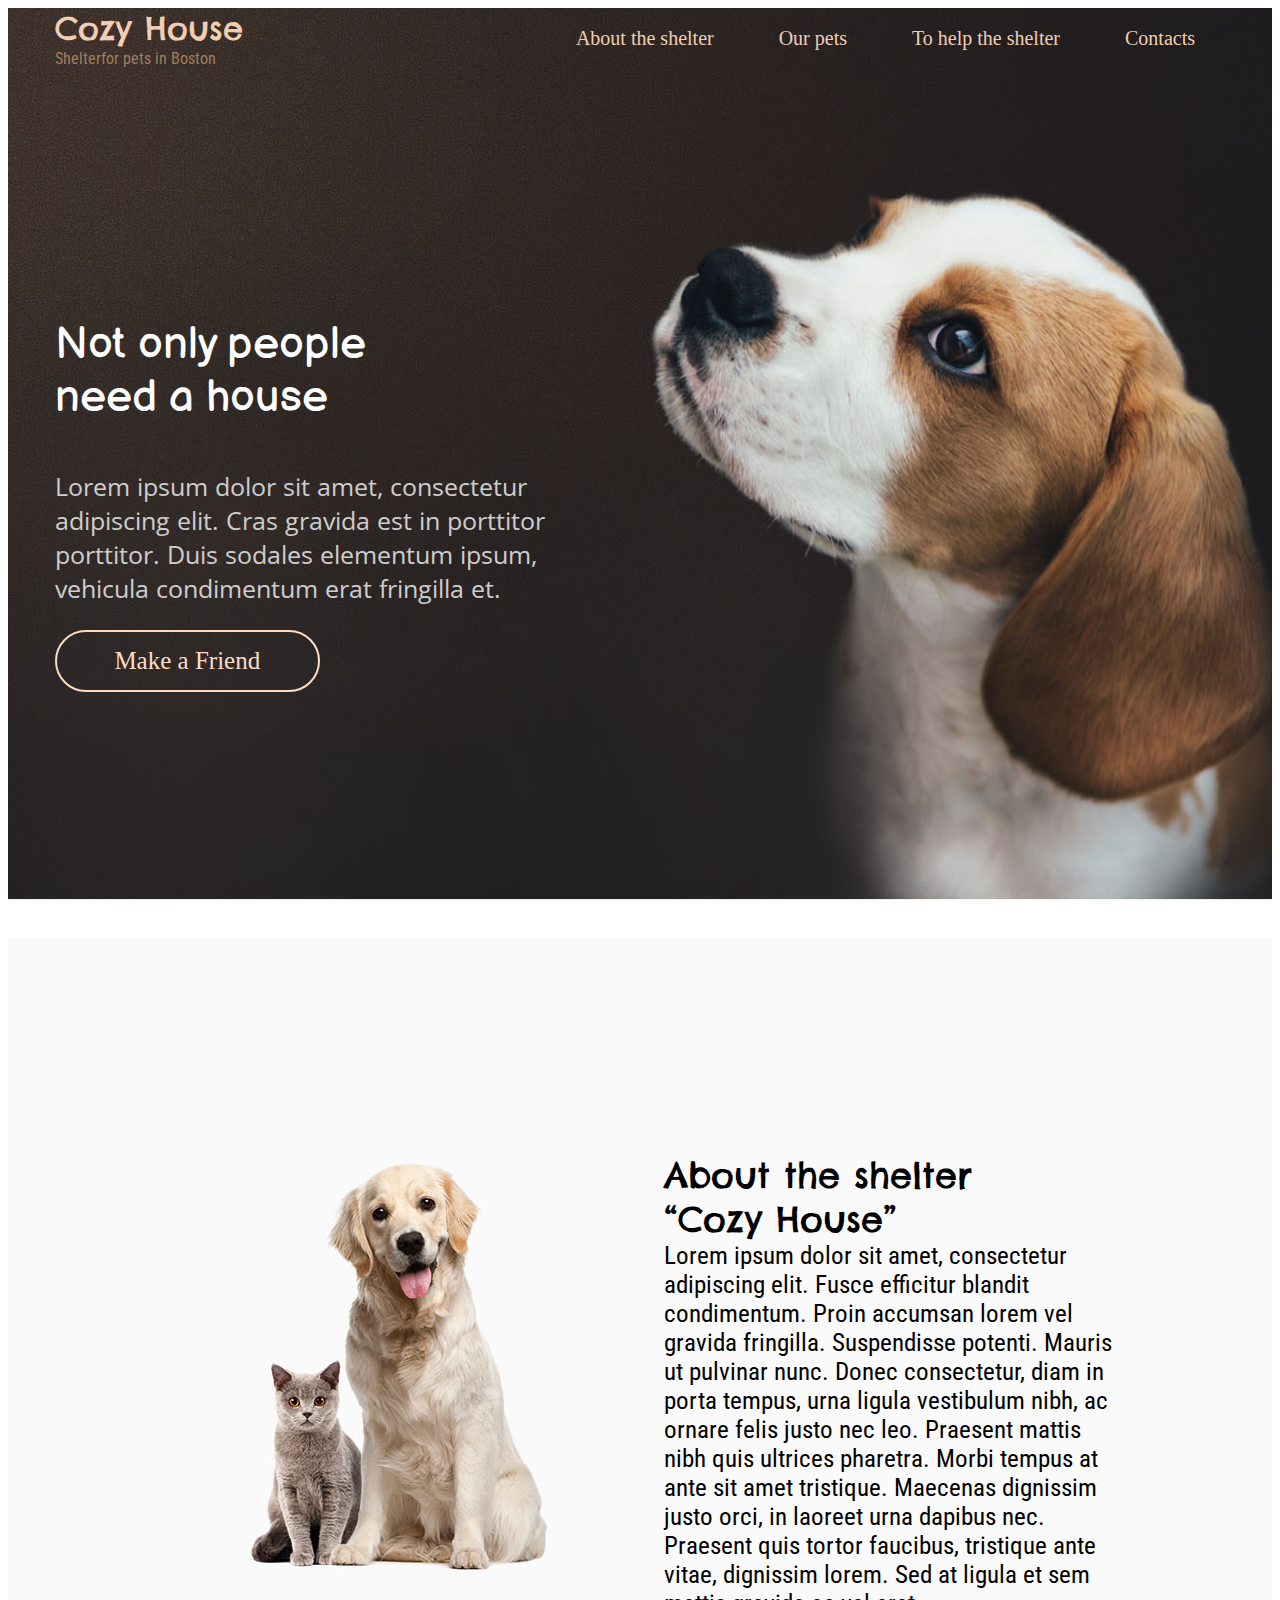
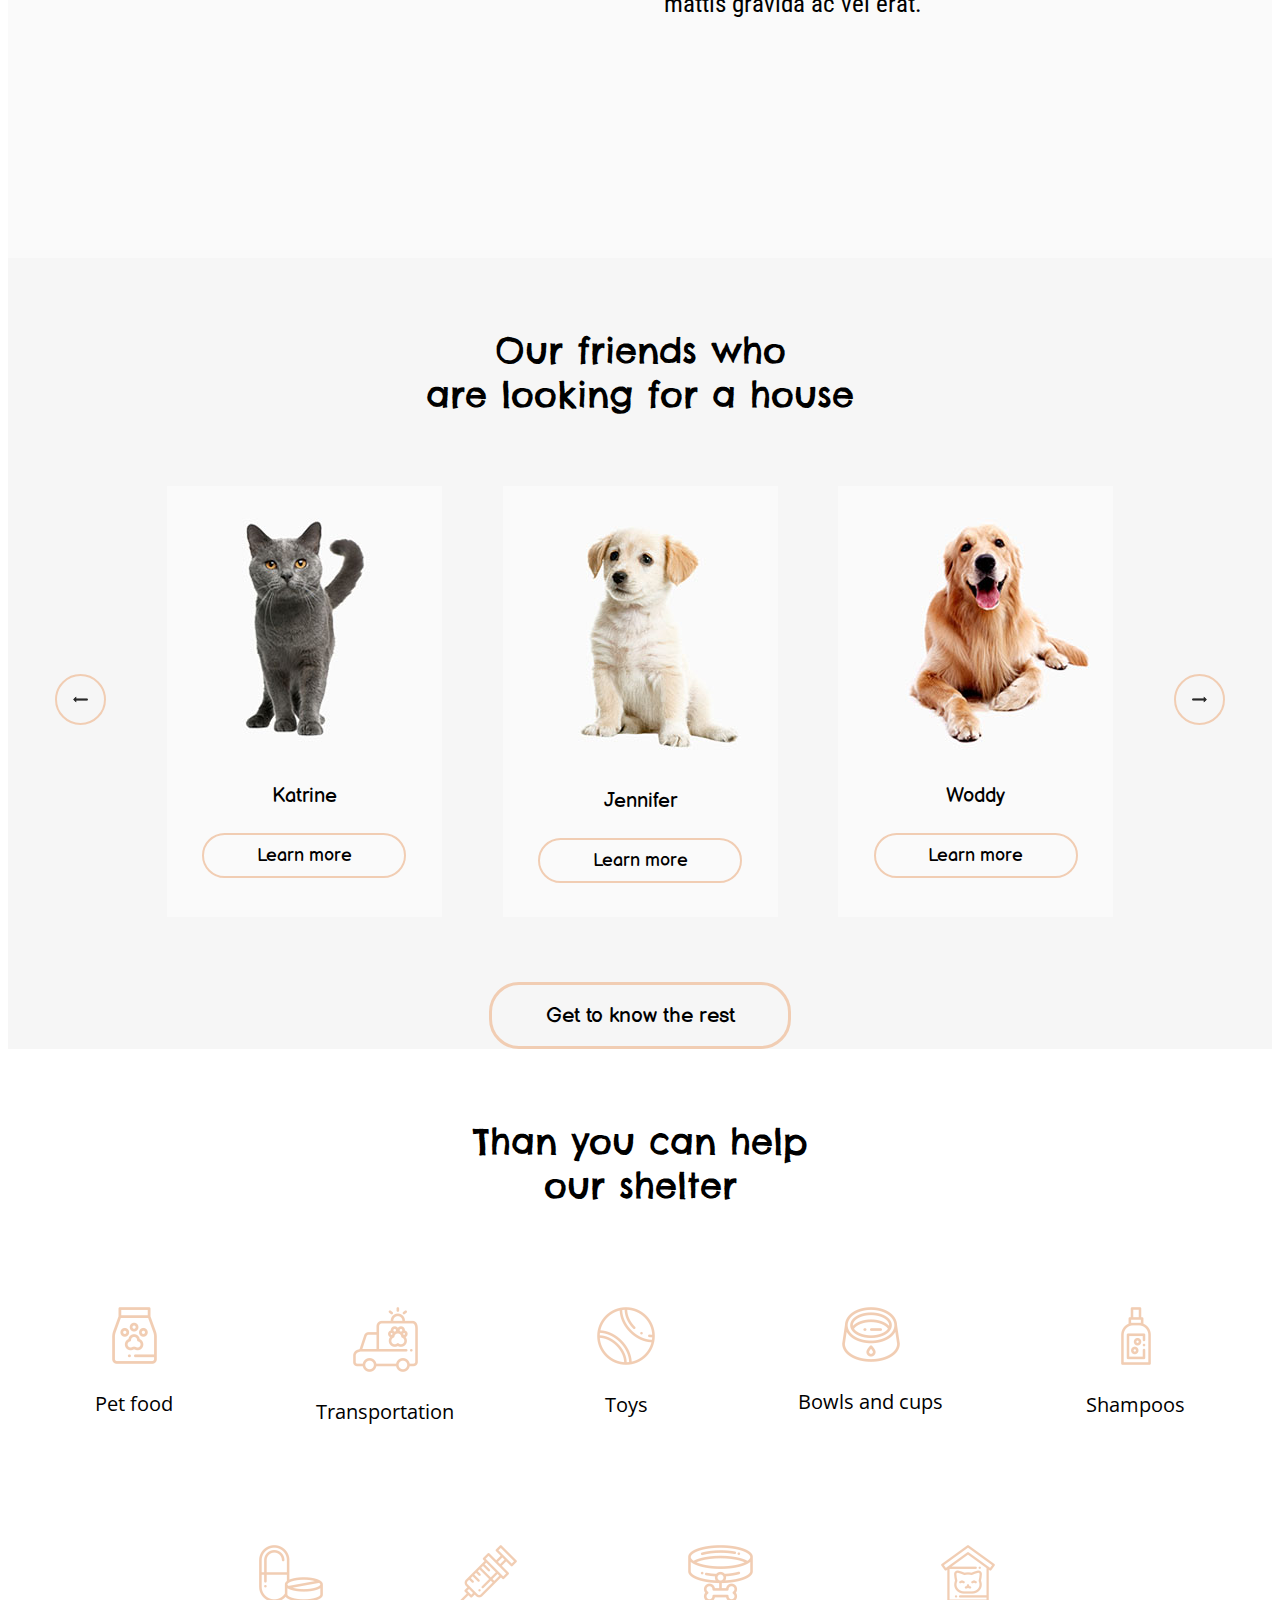
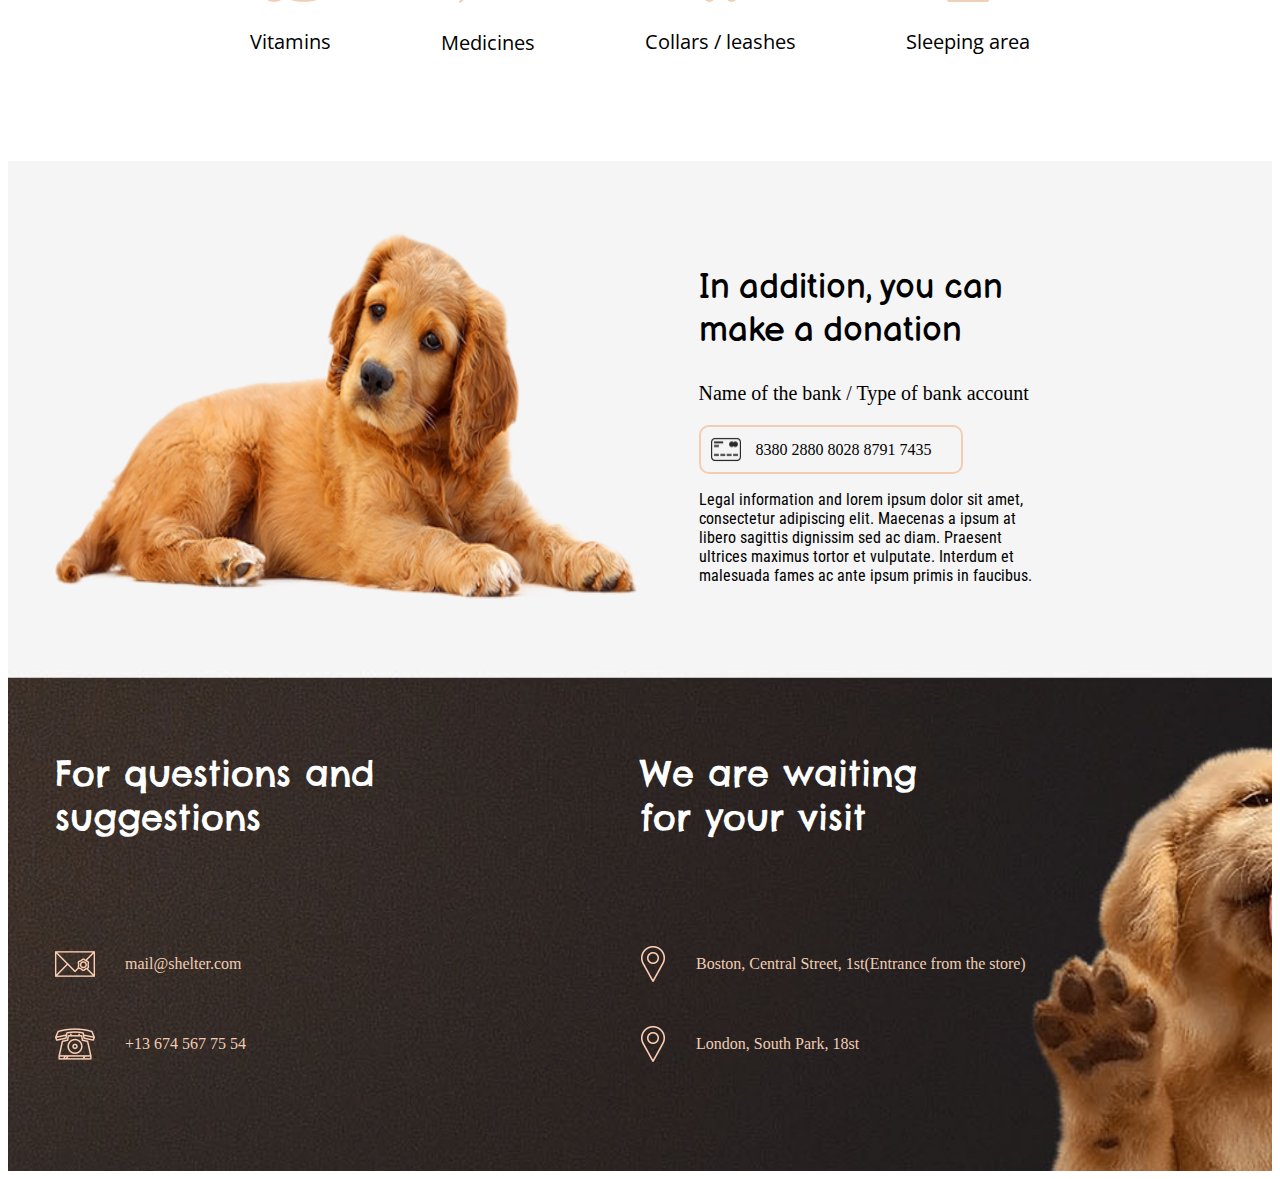
<file: index.html>
<!DOCTYPE html>
<html lang="en">
<head>
    <meta charset="UTF-8">
    <title>Питомник</title>
    <link rel="stylesheet" href="CSS/index.css">
    <link href="https://fonts.googleapis.com/css2?family=Balsamiq+Sans:wght@700&family=Chelsea+Market&family=DM+Mono:wght@500&family=Open+Sans+Condensed:wght@300&family=Roboto+Condensed:ital,wght@1,300&display=swap" rel="stylesheet">
</head>
<body>
    <header>
       <div class="content">
       <div class="top">
        <div class="title">
            <div class="name_title">Cozy House</div>
            <div class="discription_title">
                Shelterfor pets in Boston
            </div>
        </div>
        <div class="menu">
            <nav class="menu_nav">
                <ul>
                    <li class="li_menu">
                        <a  class="nav_a" href="#about">
                            About the shelter
                        </a>
                    </li>
                    <li class="li_menu">
                        <a class="nav_a" href="#ourpets">
                            Our pets
                        </a>
                    </li>
                    <li class="li_menu">
                        <a class="nav_a" href="#help">
                            To help the shelter
                        </a>
                    </li>
                    <li class="li_menu">
                        <a class="nav_a" href="#contact">
                            Contacts
                        </a>
                    </li>
                </ul>
            </nav>
        </div>
        </div>
        <div class="text_about">
            <p class="main_text">
                Not only people need a house
            </p>
            <p class="text_discription">
                Lorem ipsum dolor sit amet, consectetur adipiscing elit. Cras gravida 
                est in porttitor  porttitor. Duis sodales elementum ipsum, vehicula 
                condimentum erat fringilla et.
            </p>
        </div>
        <a href="google.com" class="button_a">
        <div class="main_button">
            Make a Friend
        </div>
        </a>
        </div>
    </header>
    <div class="about" id="about">
        <div class="content about">
            <img class="about_img" src="img/pets.jpg" alt="">
            <div class="text_about_one">
                <div class="title_about">
                    About the shelter “Cozy House”   
                </div>
                <div class="main_about">
                    Lorem ipsum dolor sit amet, consectetur adipiscing elit. Fusce efficitur blandit condimentum. Proin accumsan lorem vel gravida fringilla. Suspendisse potenti. Mauris ut pulvinar nunc.

                    Donec consectetur, diam in porta tempus, urna ligula vestibulum nibh, ac ornare felis justo nec leo. Praesent mattis nibh quis 
                    ultrices pharetra. Morbi tempus at ante sit amet tristique. 
                    Maecenas dignissim justo orci, in laoreet urna dapibus nec. Praesent quis tortor faucibus, tristique ante vitae, dignissim 
                    lorem. Sed at ligula et sem mattis gravida ac vel erat.    
                </div>
            </div>
        </div>
    </div>
    <div class="our_pets" id="ourpets">
        <div class="content">
           <div class="our_title">
               <div class="small_title">
                   Our friends who
               </div>
               <div class="big_title">
                   are looking for a house
               </div>   
           </div>
           <div class="three_pets">
              <a><img class="strela" src="img/strela.png" alt=""></a>
               <div class="cat">
               <img class="catp" src="img/cat.jpg" alt="">
               <p class="catpp">Katrine</p>
               <div class="catb"><a href="Katrine.html">Learn more</a></div>
               </div>
               <div class="cat">
                   <img class="catp" src="img/puppy.jpg" alt="">
                   <p class="catpp">Jennifer</p>
                   <div class="catb"><a href="Jennifer.html">Learn more</a></div>
                   </div>

               <div class="cat">
                   <img class="catp" src="img/old.jpg" alt="">
                   <p class="catpp">Woddy</p>
                   <div class="catb"><a href="Woddy.html">Learn more</a></div>
                   </div>
                   <a><img class="strela right" src="img/strela.png" alt=""></a>
            </div>
            <div class="buttoncha">
                <a href="rest-of-animal.html">Get to know the rest</a>
            </div>   
        </div>
    </div>
    <div class="help" id="help">
        <div class="content">
            <div class="help_title">
                Than you can help our shelter
            </div>
            <div class="five_icons">
                <figure class="icons">
                   <p>
                       <img src="img/help/1.png">
                   </p>
                   <figcaption>Pet food</figcaption>
                </figure>
                <figure class="icons">
                   <p>
                       <img src="img/help/2.png">
                   </p>
                    <figcaption>
                        Transportation
                    </figcaption>
                </figure>
                <figure class="icons">
                   <p>
                       <img src="img/help/3.png">
                   </p>
                   <figcaption>Toys</figcaption>
                </figure>
                <figure class="icons">
                   <p>
                       <img src="img/help/4.png">
                   </p>
                   <figcaption>
                       Bowls and cups
                   </figcaption>
                </figure>
                <figure class="icons">
                   <p>
                       <img src="img/help/5.png">
                   </p>
                   <figcaption>Shampoos</figcaption>
                </figure>
            </div>
            <div class="four_icon">
                <figure class="icons">
                   <p>
                       <img src="img/help/6.png">
                   </p>
                   <figcaption>Vitamins</figcaption>
                </figure>
                <figure class="icons">
                   <p>
                       <img src="img/help/7.png">
                   </p>
                   <figcaption>Medicines</figcaption>
                </figure>
                <figure class="icons">
                   <p>
                       <img src="img/help/8.png">
                   </p>
                   <figcaption>Collars / leashes</figcaption>
                </figure>
                <figure class="icons">
                   <p>
                       <img src="img/help/9.png">
                   </p>
                   <figcaption>Sleeping area</figcaption>
                </figure>   
            </div>
        </div>
    </div>
    <div class="donation">
        <div class="content">
           <div class="donation_main">
               <img class="dog" src="img/Dog.png" alt="">
               <div class="donation_text">
                   <p class="donation_title">
                       In addition, you 
                       can make a donation
                   </p>
                   <p class="bank">
                       Name of the bank / Type of bank account
                   </p>
                   <div class="card">
                       <img src="img/credit-card.png" alt="" class="card-img">
                       8380 2880 8028 8791 7435
                   </div>
                   <p class="model_text">
                       Legal information and lorem ipsum dolor sit amet, consectetur adipiscing elit. Maecenas a ipsum at libero sagittis dignissim sed 
                       ac diam. Praesent ultrices maximus tortor et vulputate. Interdum 
                       et malesuada fames ac ante ipsum primis in faucibus. 
                   </p>
               </div>
           </div>    
        </div>
    </div>
    <footer>
        <div class="content">
           <div class="footer">
            <div class="contacts" id="contact">
                <div class="contact_title">
                    For questions and suggestions   
                </div>
                <div class="email_telephone">
                    <div class="location">
                        <img src="img/footer/envelope.png" alt="">
                        <p class="locationp">
                            mail@shelter.com
                        </p>
                    </div>
                    <div class="location">
                        <img src="img/footer/telephone.png" alt="">
                        <p class="locationp">
                            +13 674 567 75 54
                        </p>
                    </div>
                </div>
            </div>
            <div class="address">
                <div class="addres_title">
                    We are waiting for your visit
                </div>
                <div class="location_global-location">
                    <div class="location">
                        <img src="img/footer/pin.png" alt="">
                        <p class="locationp">
                            Boston, Central Street, 1st(Entrance from the store)
                        </p>
                    </div>
                    <div class="location">
                        <img src="img/footer/pin.png" alt="">
                        <p class="locationp">
                            London, South Park, 18st
                        </p>
                    </div>
                </div>
            </div>    
        </div>
    </div>
    </footer>  
</body>
</html>
</file>
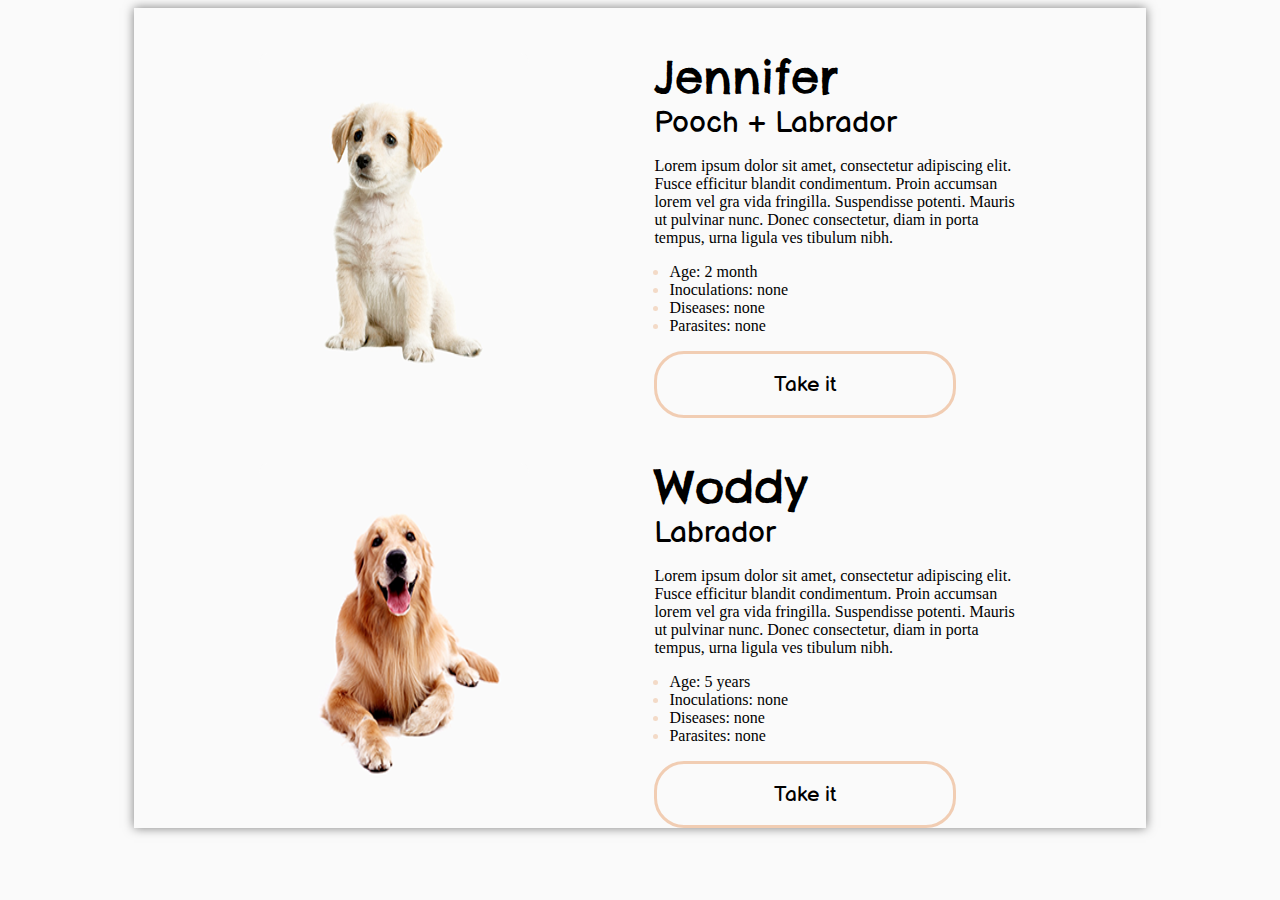
<file: Jennifer.html>
<!DOCTYPE html>
<html lang="en">
<head>
    <meta charset="UTF-8">
    <title>Jennifer</title>
    <link href="https://fonts.googleapis.com/css2?family=Balsamiq+Sans:wght@700&family=Chelsea+Market&family=DM+Mono:wght@500&family=Open+Sans+Condensed:wght@300&family=Roboto+Condensed:ital,wght@1,300&display=swap" rel="stylesheet">
    <link rel="stylesheet" href="CSS/index.css">
</head>
<body class="body">
   <div class="card-2">
    <div class="content">
       
       <div class="card-content">
           <img class="cat-card" src="img/Main/Dog.png" alt="">
           <div class="tex-card">
               <p class="card-name">Jennifer</p>
               <div class="other_text">
                   <p class="tip">Pooch + Labrador</p>
                   <p class="discription_card">Lorem ipsum dolor sit amet, consectetur adipiscing elit. Fusce efficitur blandit condimentum. Proin accumsan lorem vel gra vida fringilla. Suspendisse potenti. Mauris ut pulvinar nunc. Donec consectetur, diam in porta tempus, urna ligula ves tibulum nibh.</p>
                   <nav class="nav_card">
                       <ul class="ul_card">
                           <li class="card_li"><span>Age: 2 month</span></li>
                           <li class="card_li"><span>Inoculations: none</span></li>
                           <li class="card_li"><span>Diseases: none</span></li>
                           <li class="card_li"><span>Parasites: none</span></li>
                       </ul>
                   </nav>
                   <div class="buttoncha ro">
                        <a href="res-of-pets.html">Take it</a>
                   </div>
               </div>
           </div>
        </div>
        <div class="card-content">
           <img class="cat-card" src="img/Main/Dog1.png" alt="">
           <div class="tex-card">
               <p class="card-name">Woddy</p>
               <div class="other_text">
                   <p class="tip">Labrador</p>
                   <p class="discription_card">Lorem ipsum dolor sit amet, consectetur adipiscing elit. Fusce efficitur blandit condimentum. Proin accumsan lorem vel gra vida fringilla. Suspendisse potenti. Mauris ut pulvinar nunc. Donec consectetur, diam in porta tempus, urna ligula ves tibulum nibh.</p>
                   <nav class="nav_card">
                       <ul class="ul_card">
                           <li class="card_li"><span>Age: 5 years</span></li>
                           <li class="card_li"><span>Inoculations: none</span></li>
                           <li class="card_li"><span>Diseases: none</span></li>
                           <li class="card_li"><span>Parasites: none</span></li>
                       </ul>
                   </nav>
                   <div class="buttoncha ro">
                        <a href="res-of-pets.html">Take it</a>
                   </div>
               </div>
           </div>
        </div>
       </div>
    </div>
</body>
</html>
</file>
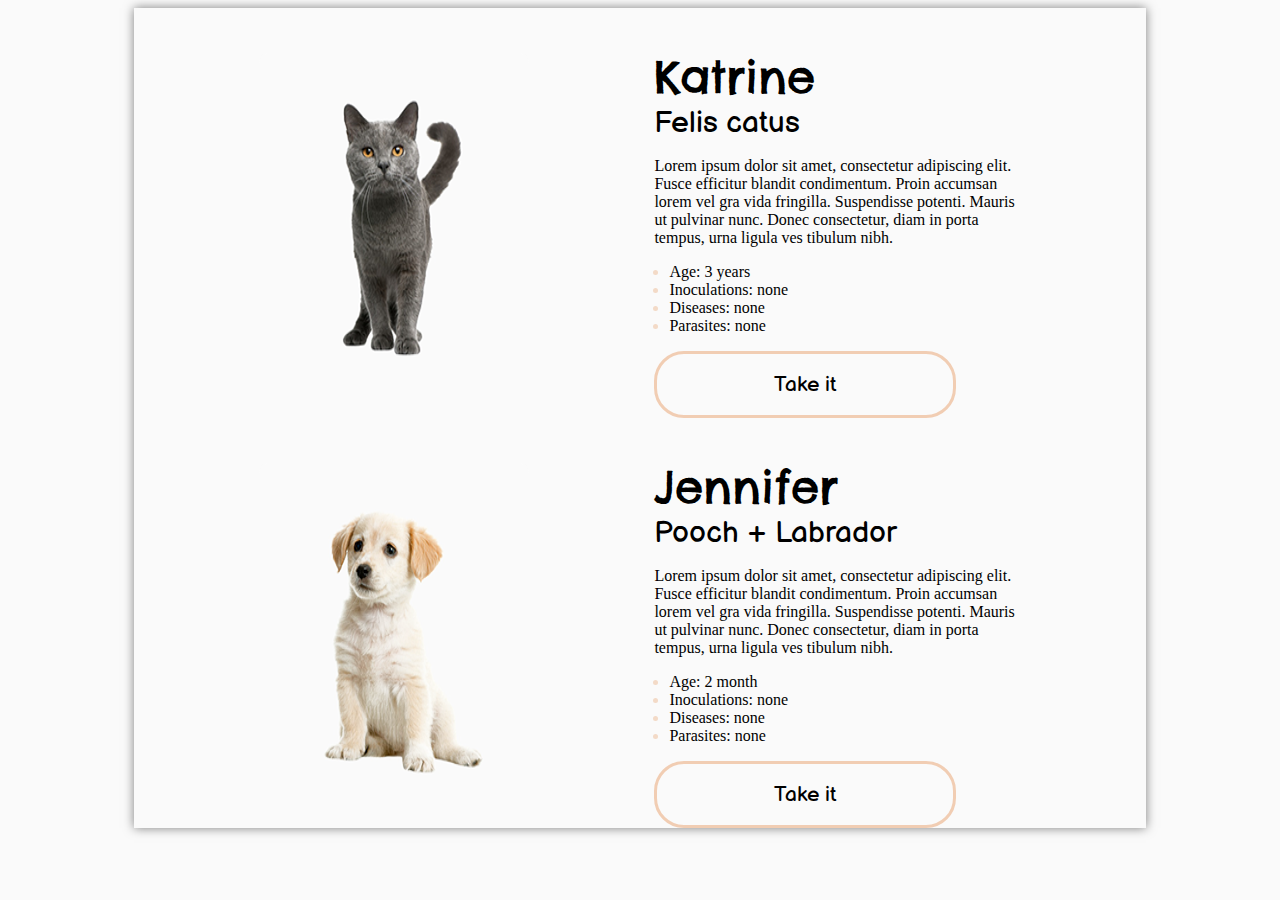
<file: Katrine.html>
<!DOCTYPE html>
<html lang="en">
<head>
    <meta charset="UTF-8">
    <title>Rest of pets</title>
    <link href="https://fonts.googleapis.com/css2?family=Balsamiq+Sans:wght@700&family=Chelsea+Market&family=DM+Mono:wght@500&family=Open+Sans+Condensed:wght@300&family=Roboto+Condensed:ital,wght@1,300&display=swap" rel="stylesheet">
    <link rel="stylesheet" href="CSS/index.css">
</head>
<body class="body">
   <div class="card-2">
    <div class="content">
       <div class="card-content">
           <img class="cat-card" src="img/Main/Cat.png" alt="">
           <div class="tex-card">
               <p class="card-name">Katrine</p>
               <div class="other_text">
                   <p class="tip">Felis catus</p>
                   <p class="discription_card">Lorem ipsum dolor sit amet, consectetur adipiscing elit. Fusce efficitur blandit condimentum. Proin accumsan lorem vel gra vida fringilla. Suspendisse potenti. Mauris ut pulvinar nunc. Donec consectetur, diam in porta tempus, urna ligula ves tibulum nibh.</p>
                   <nav class="nav_card">
                       <ul class="ul_card">
                           <li class="card_li"><span>Age: 3 years</span></li>
                           <li class="card_li"><span>Inoculations: none</span></li>
                           <li class="card_li"><span>Diseases: none</span></li>
                           <li class="card_li"><span>Parasites: none</span></li>
                       </ul>
                   </nav>
                   <div class="buttoncha ro">
                        <a href="res-of-pets.html">Take it</a>
                   </div>
               </div>
           </div>
        </div>
       </div>
       <div class="card-content">
           <img class="cat-card" src="img/Main/Dog.png" alt="">
           <div class="tex-card">
               <p class="card-name">Jennifer</p>
               <div class="other_text">
                   <p class="tip">Pooch + Labrador</p>
                   <p class="discription_card">Lorem ipsum dolor sit amet, consectetur adipiscing elit. Fusce efficitur blandit condimentum. Proin accumsan lorem vel gra vida fringilla. Suspendisse potenti. Mauris ut pulvinar nunc. Donec consectetur, diam in porta tempus, urna ligula ves tibulum nibh.</p>
                   <nav class="nav_card">
                       <ul class="ul_card">
                           <li class="card_li"><span>Age: 2 month</span></li>
                           <li class="card_li"><span>Inoculations: none</span></li>
                           <li class="card_li"><span>Diseases: none</span></li>
                           <li class="card_li"><span>Parasites: none</span></li>
                       </ul>
                   </nav>
                   <div class="buttoncha ro">
                        <a href="res-of-pets.html">Take it</a>
                   </div>
               </div>
           </div>
       </div>
    </div>
</body>
</html>
</file>
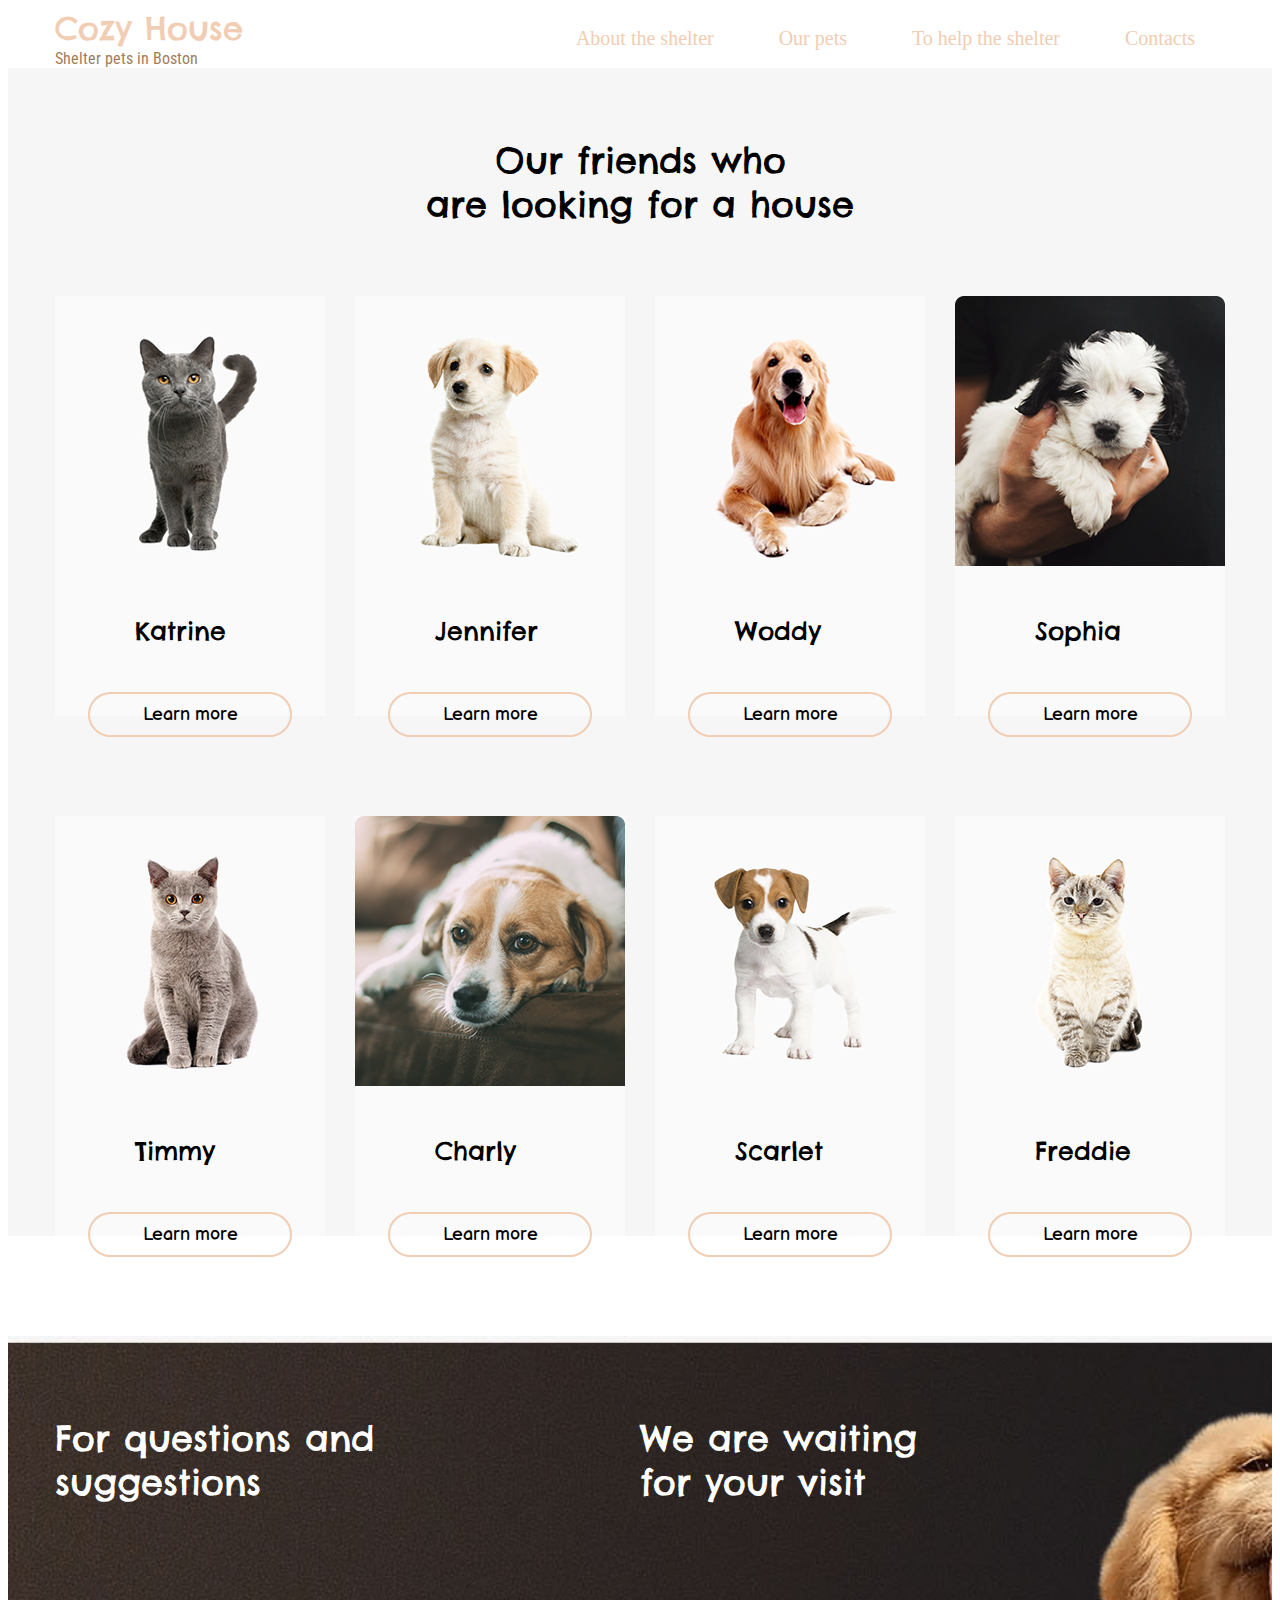
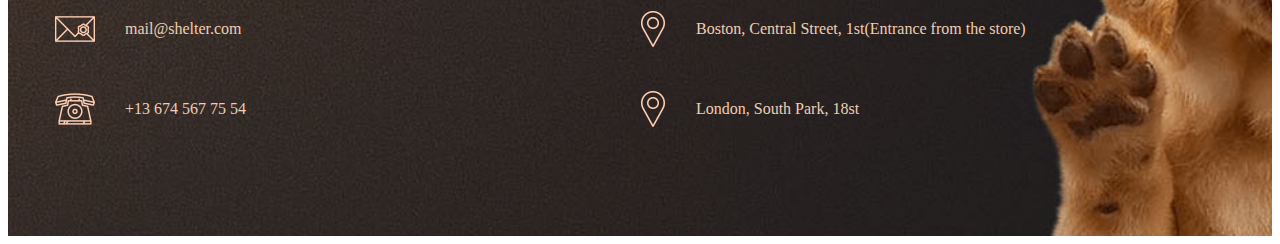
<file: rest-of-animal.html>
<!DOCTYPE html>
<html lang="en">
<head>
    <meta charset="UTF-8">
    <title>Rest-of-animal</title>
    <link rel="stylesheet" href="CSS/index.css">
    <link href="https://fonts.googleapis.com/css2?family=Balsamiq+Sans:wght@700&family=Chelsea+Market&family=DM+Mono:wght@500&family=Open+Sans+Condensed:wght@300&family=Roboto+Condensed:ital,wght@1,300&display=swap" rel="stylesheet">
</head>
<body>
    <div class="head">
        <div class="content">
               <div class="top">
                <div class="title">
                    <div class="name_title">
                        Cozy House
                    </div>
                    <div class="discription_title">
                        Shelter pets in Boston
                    </div>
                </div>
                <div class="menu">
                <nav class="menu_nav">
                    <ul>
                        <li class="li_menu">
                            <a  class="nav_a" href="index.html#about" >
                                About the shelter
                            </a>
                        </li>
                        <li class="li_menu">
                            <a class="nav_a" href="index.html#ourpets">
                                Our pets
                            </a>
                        </li>
                        <li class="li_menu">
                            <a class="nav_a" href="index.html#help">
                                To help the shelter
                            </a>
                        </li>
                        <li class="li_menu">
                            <a class="nav_a" href="index.html#contact">
                                Contacts
                            </a>
                        </li>
                    </ul>
                </nav>
            </div>
            </div>
        </div>
    </div>
    <div class="main_block">
        <div class="content">
            <div class="our_title">
               <div class="small_title">
                   Our friends who
               </div>
               <div class="big_title">
                   are looking for a house
               </div>   
           </div>
           <div class="four_pets">
               <div class="pet">
                   <img src="img/Main/Cat.png" alt="">
                   <p class="name_pets">Katrine</p>
                   <div class="catb"><a href="Katrine.html">Learn more</a></div>
               </div>
               <div class="pet">
                   <img src="img/Main/Dog.png" alt="">
                  <p class="name_pets">Jennifer</p>
                  <div class="catb"><a href="Jennifer.html">Learn more</a></div>
               </div>
               <div class="pet">
                   <img src="img/Main/Dog1.png" alt="">
                   <p class="name_pets">Woddy</p>
                   <div class="catb"><a href="Woddy.html">Learn more</a></div>
               </div>
               <div class="pet">
                   <img src="img/Main/Dog2.png" alt="">
                   <p class="name_pets">Sophia</p>
                   <div class="catb"><a href="Sophia.html">Learn more</a></div>
               </div>
           </div>
           <div class="four_pets">
               <div class="pet">
                   <img src="img/Main/Cat1.png" alt="">
                   <p class="name_pets">Timmy</p>
                   <div class="catb"><a href="Timmy.html">Learn more</a></div>
               </div>
               <div class="pet">
                   <img src="img/Main/Dog3.png" alt="">
                  <p class="name_pets">Charly</p>
                  <div class="catb"><a href="Sophia.html">Learn more</a></div>
               </div>
               <div class="pet">
                   <img src="img/Main/Dog4.png" alt="">
                   <p class="name_pets">Scarlet</p>
                   <div class="catb"><a href="Scarlet.html">Learn more</a></div>
               </div>
               <div class="pet">
                   <img src="img/Main/Cat2.png" alt="">
                   <p class="name_pets">Freddie</p>
                   <div class="catb"><a href="Freddie.html">Learn more</a></div>
               </div>
           </div>
        </div>
    </div>
    <footer>
        <div class="content">
           <div class="footer">
            <div class="contacts" id="contact">
                <div class="contact_title">
                    For questions and suggestions   
                </div>
                <div class="email_telephone">
                    <div class="location">
                        <img src="img/footer/envelope.png" alt="">
                        <p class="locationp">
                            mail@shelter.com
                        </p>
                    </div>
                    <div class="location">
                        <img src="img/footer/telephone.png" alt="">
                        <p class="locationp">
                            +13 674 567 75 54
                        </p>
                    </div>
                </div>
            </div>
            <div class="address">
                <div class="addres_title">
                    We are waiting for your visit
                </div>
                <div class="location_global-location">
                    <div class="location">
                        <img src="img/footer/pin.png" alt="">
                        <p class="locationp">
                            Boston, Central Street, 1st(Entrance from the store)
                        </p>
                    </div>
                    <div class="location">
                        <img src="img/footer/pin.png" alt="">
                        <p class="locationp">
                            London, South Park, 18st
                        </p>
                    </div>
                </div>
            </div>    
        </div>
    </div>
    </footer>    
</body>
</html>
</file>
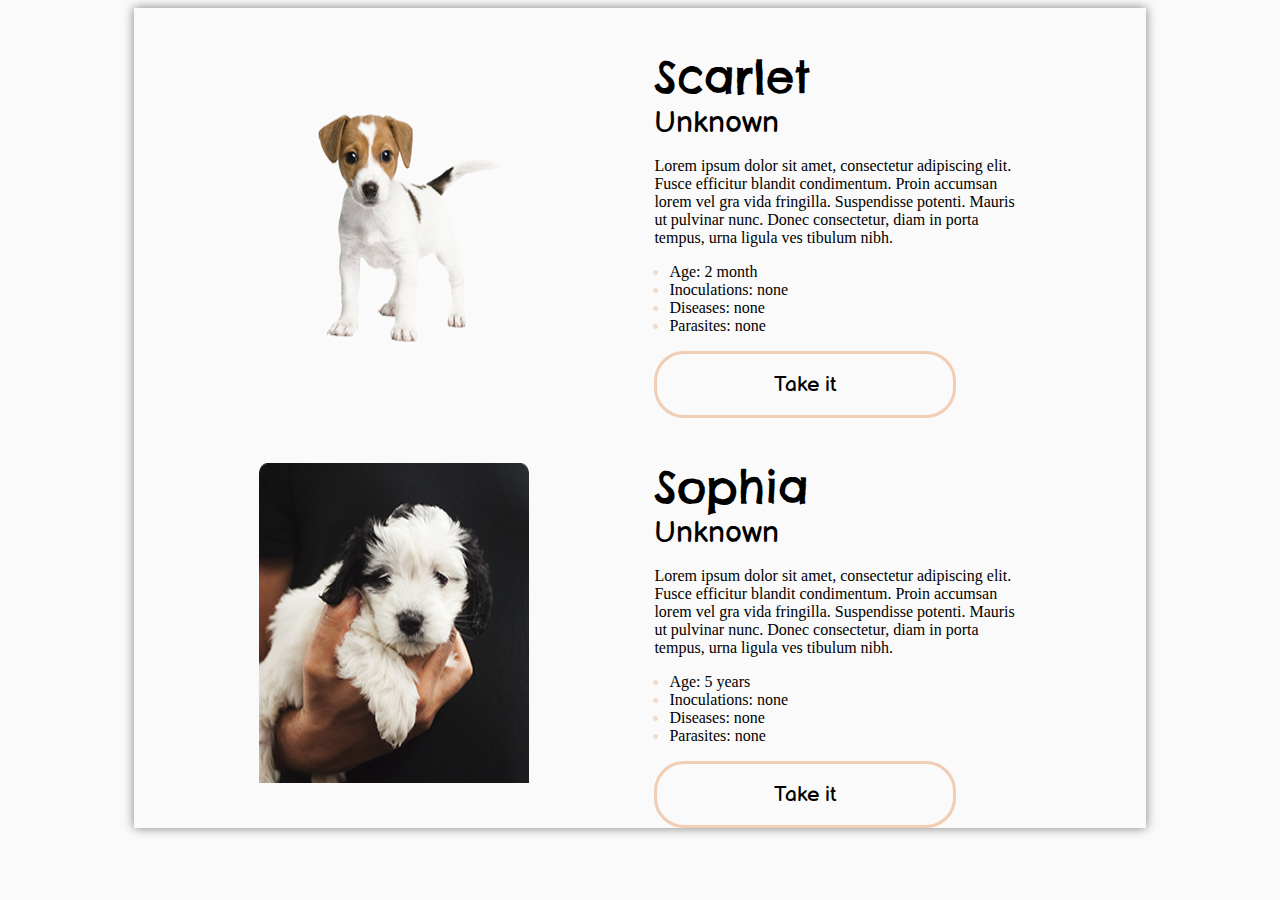
<file: Scarlet.html>
<!DOCTYPE html>
<html lang="en">
<head>
    <meta charset="UTF-8">
    <title>Scarlet</title>
    <link href="https://fonts.googleapis.com/css2?family=Balsamiq+Sans:wght@700&family=Chelsea+Market&family=DM+Mono:wght@500&family=Open+Sans+Condensed:wght@300&family=Roboto+Condensed:ital,wght@1,300&display=swap" rel="stylesheet">
    <link rel="stylesheet" href="CSS/index.css">
</head>
<body class="body">
   <div class="card-2">
    <div class="content">
       
       <div class="card-content">
           <img class="cat-card" src="img/Main/Dog4.png" alt="">
           <div class="tex-card">
               <p class="card-name">Scarlet</p>
               <div class="other_text">
                   <p class="tip">Unknown</p>
                   <p class="discription_card">Lorem ipsum dolor sit amet, consectetur adipiscing elit. Fusce efficitur blandit condimentum. Proin accumsan lorem vel gra vida fringilla. Suspendisse potenti. Mauris ut pulvinar nunc. Donec consectetur, diam in porta tempus, urna ligula ves tibulum nibh.</p>
                   <nav class="nav_card">
                       <ul class="ul_card">
                           <li class="card_li"><span>Age: 2 month</span></li>
                           <li class="card_li"><span>Inoculations: none</span></li>
                           <li class="card_li"><span>Diseases: none</span></li>
                           <li class="card_li"><span>Parasites: none</span></li>
                       </ul>
                   </nav>
                   <div class="buttoncha ro">
                        <a href="res-of-pets.html">Take it</a>
                   </div>
               </div>
           </div>
        </div>
        <div class="card-content">
           <img class="cat-card" src="img/Main/Dog2.png" alt="">
           <div class="tex-card">
               <p class="card-name">Sophia</p>
               <div class="other_text">
                   <p class="tip">Unknown</p>
                   <p class="discription_card">Lorem ipsum dolor sit amet, consectetur adipiscing elit. Fusce efficitur blandit condimentum. Proin accumsan lorem vel gra vida fringilla. Suspendisse potenti. Mauris ut pulvinar nunc. Donec consectetur, diam in porta tempus, urna ligula ves tibulum nibh.</p>
                   <nav class="nav_card">
                       <ul class="ul_card">
                           <li class="card_li"><span>Age: 5 years</span></li>
                           <li class="card_li"><span>Inoculations: none</span></li>
                           <li class="card_li"><span>Diseases: none</span></li>
                           <li class="card_li"><span>Parasites: none</span></li>
                       </ul>
                   </nav>
                   <div class="buttoncha ro">
                        <a href="res-of-pets.html">Take it</a>
                   </div>
               </div>
           </div>
        </div>
       </div>
    </div>
</body>
</html>
</file>
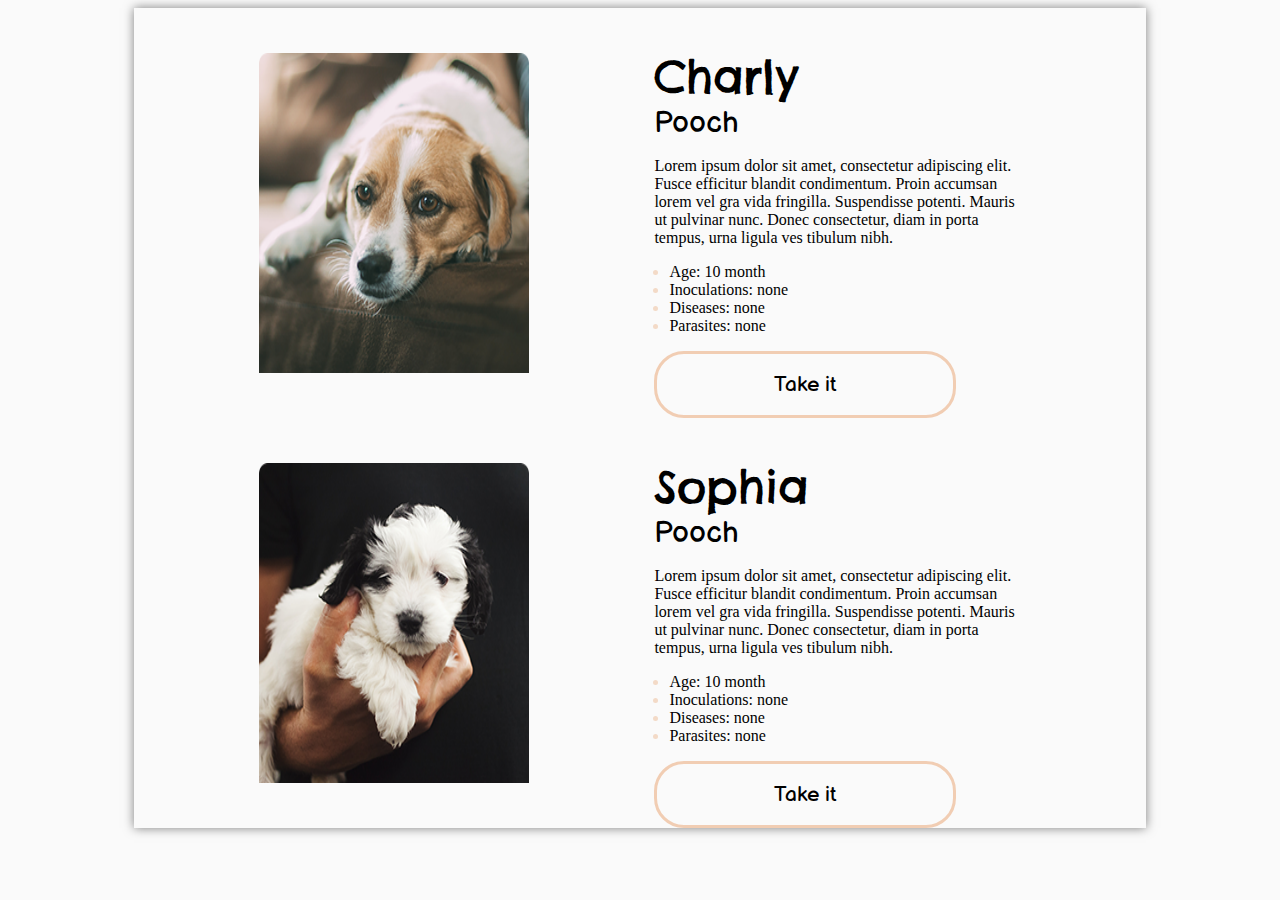
<file: Sophia.html>
<!DOCTYPE html>
<html lang="en">
<head>
    <meta charset="UTF-8">
    <title>JWoddy</title>
    <link href="https://fonts.googleapis.com/css2?family=Balsamiq+Sans:wght@700&family=Chelsea+Market&family=DM+Mono:wght@500&family=Open+Sans+Condensed:wght@300&family=Roboto+Condensed:ital,wght@1,300&display=swap" rel="stylesheet">
    <link rel="stylesheet" href="CSS/index.css">
</head>
<body class="body">
   <div class="card-2">
    <div class="content">
       
        <div class="card-content">
           <img class="cat-card" src="img/Main/Dog3.png" alt="">
           <div class="tex-card">
               <p class="card-name">Charly</p>
               <div class="other_text">
                   <p class="tip">Pooch</p>
                   <p class="discription_card">Lorem ipsum dolor sit amet, consectetur adipiscing elit. Fusce efficitur blandit condimentum. Proin accumsan lorem vel gra vida fringilla. Suspendisse potenti. Mauris ut pulvinar nunc. Donec consectetur, diam in porta tempus, urna ligula ves tibulum nibh.</p>
                   <nav class="nav_card">
                       <ul class="ul_card">
                           <li class="card_li"><span>Age: 10 month</span></li>
                           <li class="card_li"><span>Inoculations: none</span></li>
                           <li class="card_li"><span>Diseases: none</span></li>
                           <li class="card_li"><span>Parasites: none</span></li>
                       </ul>
                   </nav>
                   <div class="buttoncha ro">
                        <a href="res-of-pets.html">Take it</a>
                   </div>
               </div>
           </div>
        </div>
        <div class="card-content">
           <img class="cat-card" src="img/Main/Dog2.png" alt="">
           <div class="tex-card">
               <p class="card-name">Sophia</p>
               <div class="other_text">
                   <p class="tip">Pooch</p>
                   <p class="discription_card">Lorem ipsum dolor sit amet, consectetur adipiscing elit. Fusce efficitur blandit condimentum. Proin accumsan lorem vel gra vida fringilla. Suspendisse potenti. Mauris ut pulvinar nunc. Donec consectetur, diam in porta tempus, urna ligula ves tibulum nibh.</p>
                   <nav class="nav_card">
                       <ul class="ul_card">
                           <li class="card_li"><span>Age: 10 month</span></li>
                           <li class="card_li"><span>Inoculations: none</span></li>
                           <li class="card_li"><span>Diseases: none</span></li>
                           <li class="card_li"><span>Parasites: none</span></li>
                       </ul>
                   </nav>
                   <div class="buttoncha ro">
                        <a href="res-of-pets.html">Take it</a>
                   </div>
               </div>
           </div>
        </div>
       </div>
    </div>
</body>
</html>
</file>
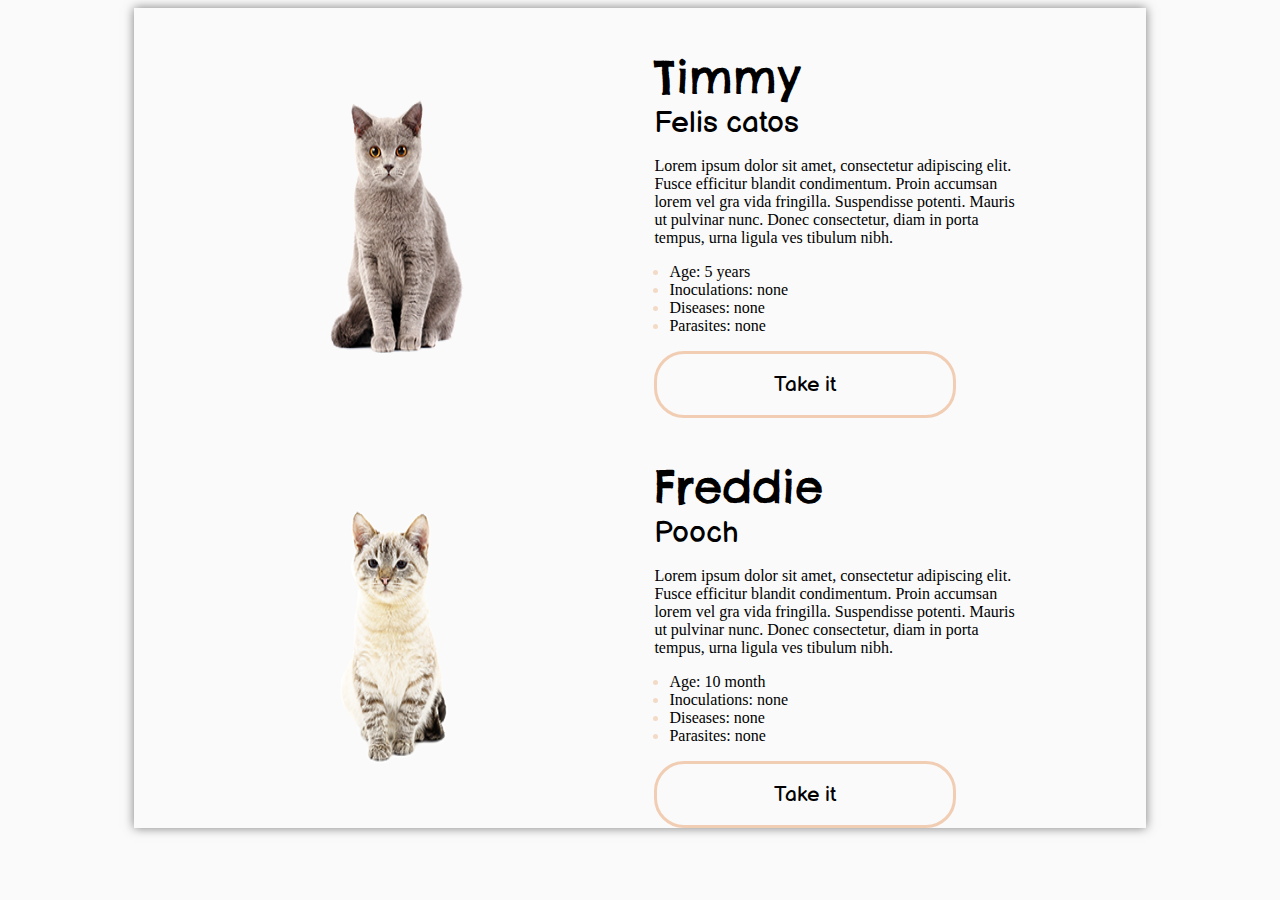
<file: Timmy.html>
<!DOCTYPE html>
<html lang="en">
<head>
    <meta charset="UTF-8">
    <title>Timmy</title>
    <link href="https://fonts.googleapis.com/css2?family=Balsamiq+Sans:wght@700&family=Chelsea+Market&family=DM+Mono:wght@500&family=Open+Sans+Condensed:wght@300&family=Roboto+Condensed:ital,wght@1,300&display=swap" rel="stylesheet">
    <link rel="stylesheet" href="CSS/index.css">
</head>
<body class="body">
   <div class="card-2">
    <div class="content">
       
        <div class="card-content">
           <img class="cat-card" src="img/Main/Cat1.png" alt="">
           <div class="tex-card">
               <p class="card-name">Timmy</p>
               <div class="other_text">
                   <p class="tip">Felis catos</p>
                   <p class="discription_card">Lorem ipsum dolor sit amet, consectetur adipiscing elit. Fusce efficitur blandit condimentum. Proin accumsan lorem vel gra vida fringilla. Suspendisse potenti. Mauris ut pulvinar nunc. Donec consectetur, diam in porta tempus, urna ligula ves tibulum nibh.</p>
                   <nav class="nav_card">
                       <ul class="ul_card">
                           <li class="card_li"><span>Age: 5 years</span></li>
                           <li class="card_li"><span>Inoculations: none</span></li>
                           <li class="card_li"><span>Diseases: none</span></li>
                           <li class="card_li"><span>Parasites: none</span></li>
                       </ul>
                   </nav>
                   <div class="buttoncha ro">
                        <a href="res-of-pets.html">Take it</a>
                   </div>
               </div>
           </div>
        </div>
        <div class="card-content">
           <img class="cat-card" src="img/Main/Cat2.png" alt="">
           <div class="tex-card">
               <p class="card-name">Freddie</p>
               <div class="other_text">
                   <p class="tip">Pooch</p>
                   <p class="discription_card">Lorem ipsum dolor sit amet, consectetur adipiscing elit. Fusce efficitur blandit condimentum. Proin accumsan lorem vel gra vida fringilla. Suspendisse potenti. Mauris ut pulvinar nunc. Donec consectetur, diam in porta tempus, urna ligula ves tibulum nibh.</p>
                   <nav class="nav_card">
                       <ul class="ul_card">
                           <li class="card_li"><span>Age: 10 month</span></li>
                           <li class="card_li"><span>Inoculations: none</span></li>
                           <li class="card_li"><span>Diseases: none</span></li>
                           <li class="card_li"><span>Parasites: none</span></li>
                       </ul>
                   </nav>
                   <div class="buttoncha ro">
                        <a href="res-of-pets.html">Take it</a>
                   </div>
               </div>
           </div>
        </div>
       </div>
    </div>
</body>
</html>
</file>
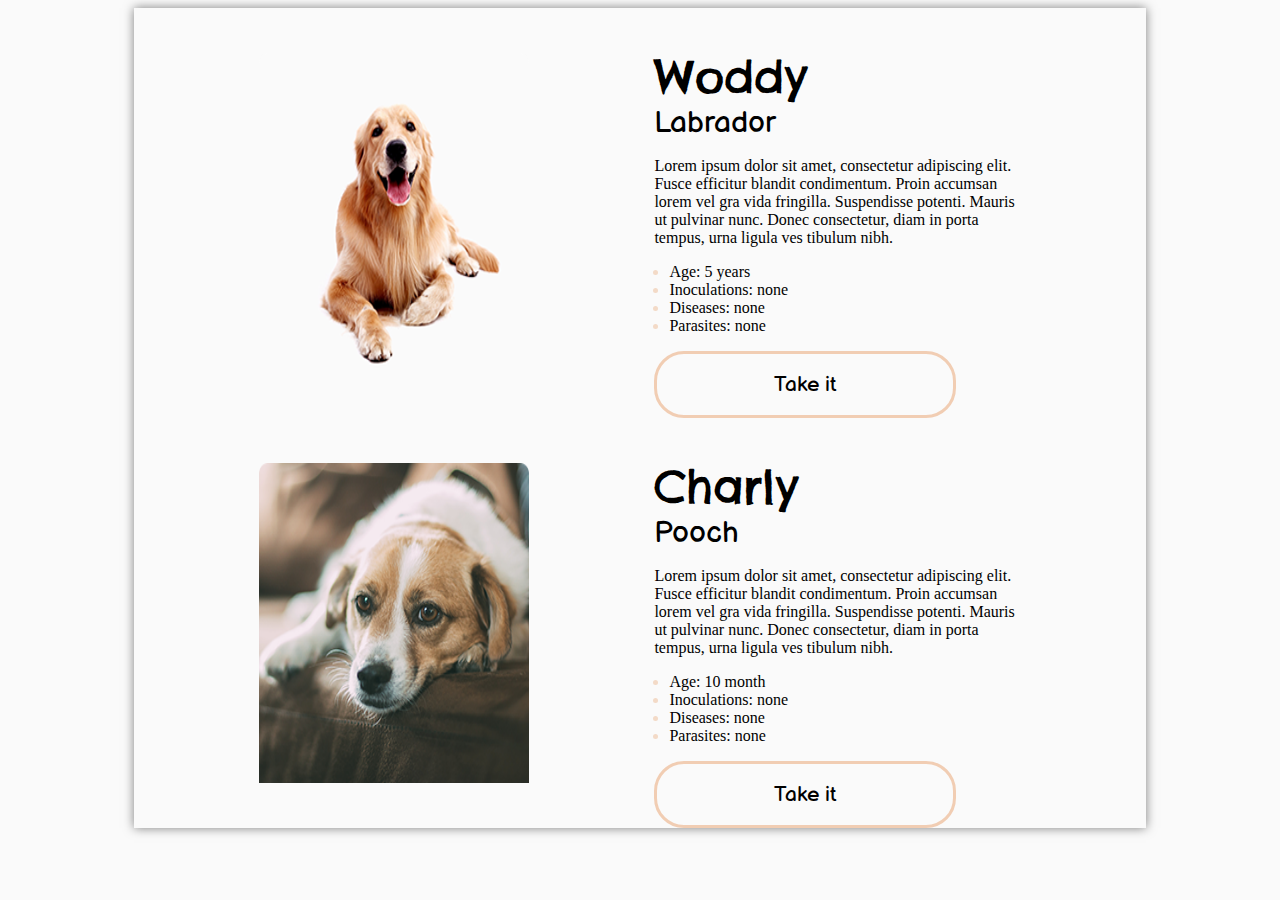
<file: Woddy.html>
<!DOCTYPE html>
<html lang="en">
<head>
    <meta charset="UTF-8">
    <title>Woddy</title>
    <link href="https://fonts.googleapis.com/css2?family=Balsamiq+Sans:wght@700&family=Chelsea+Market&family=DM+Mono:wght@500&family=Open+Sans+Condensed:wght@300&family=Roboto+Condensed:ital,wght@1,300&display=swap" rel="stylesheet">
    <link rel="stylesheet" href="CSS/index.css">
</head>
<body class="body">
   <div class="card-2">
    <div class="content">
       
        <div class="card-content">
           <img class="cat-card" src="img/Main/Dog1.png" alt="">
           <div class="tex-card">
               <p class="card-name">Woddy</p>
               <div class="other_text">
                   <p class="tip">Labrador</p>
                   <p class="discription_card">Lorem ipsum dolor sit amet, consectetur adipiscing elit. Fusce efficitur blandit condimentum. Proin accumsan lorem vel gra vida fringilla. Suspendisse potenti. Mauris ut pulvinar nunc. Donec consectetur, diam in porta tempus, urna ligula ves tibulum nibh.</p>
                   <nav class="nav_card">
                       <ul class="ul_card">
                           <li class="card_li"><span>Age: 5 years</span></li>
                           <li class="card_li"><span>Inoculations: none</span></li>
                           <li class="card_li"><span>Diseases: none</span></li>
                           <li class="card_li"><span>Parasites: none</span></li>
                       </ul>
                   </nav>
                   <div class="buttoncha ro">
                        <a href="res-of-pets.html">Take it</a>
                   </div>
               </div>
           </div>
        </div>
        <div class="card-content">
           <img class="cat-card" src="img/Main/Dog3.png" alt="">
           <div class="tex-card">
               <p class="card-name">Charly</p>
               <div class="other_text">
                   <p class="tip">Pooch</p>
                   <p class="discription_card">Lorem ipsum dolor sit amet, consectetur adipiscing elit. Fusce efficitur blandit condimentum. Proin accumsan lorem vel gra vida fringilla. Suspendisse potenti. Mauris ut pulvinar nunc. Donec consectetur, diam in porta tempus, urna ligula ves tibulum nibh.</p>
                   <nav class="nav_card">
                       <ul class="ul_card">
                           <li class="card_li"><span>Age: 10 month</span></li>
                           <li class="card_li"><span>Inoculations: none</span></li>
                           <li class="card_li"><span>Diseases: none</span></li>
                           <li class="card_li"><span>Parasites: none</span></li>
                       </ul>
                   </nav>
                   <div class="buttoncha ro">
                        <a href="res-of-pets.html">Take it</a>
                   </div>
               </div>
           </div>
        </div>
       </div>
    </div>
</body>
</html>
</file>
<file: CSS/index.css>
header{
    width: 100%;
    background-image: url(../img/dog.jpg);
    background-position: top center;
    background-attachment: fixed;
    min-height:930px;
    position: relative;
    -webkit-background-size: cover;
    background-size: cover;
}

.content{
    max-width: 1170px;
    margin: auto;
}

.top{
    display: flex;
    justify-content: space-between;
    align-items: center;
}

.name_title{
    font-family: 'Chelsea Market', cursive;
    color: #F1CDB3;
    font-size: 32px;
}

.discription_title{
    font-family: 'Roboto Condensed', sans-serif;
    color: #A17D5B;
}

.nav_a {
    text-decoration: none;
    color: #F1CDB3;
    transition: color .2s;
    transition: border .10s;
}

.nav_a:hover{
    color: #E2C0A8;
    border-bottom: 3px solid #E2C0A8;
    padding-bottom: 5px;
}



.li_menu{
    list-style-type: none;
    display: inline;
    padding: 30px;
    font-size: 20px;
}

.text_about{
    margin-top: 250px;
}

.main_text{
    width: 30%;
    font-family: 'Balsamiq Sans', cursive;
    font-size: 44px;
    color: white;
}

.text_discription{
    width: 45%;
    font-family: 'Open Sans Condensed', sans-serif;
    font-size: 25px;
    color: #CDCDCD;
    margin-top: 45px;
}

.main_button{
    border:  2px solid #FDDCC4;
    border-radius: 35px;
    width: 18%;
    text-align: center;
    padding: 15px 25px;
    font-size: 25px;
    color: #FDDCC4;
    text-decoration: none;
    
}

.main_button:hover{
    background-color: #FDDCC4;
    color: black;
    text-decoration: none;
}


a{
    text-decoration: none;
    color: black;
}

a:hover{
    color: black;
}

.about{
    display: flex;
    justify-content: space-between;
    background-color: #FAFAFA;
    padding-bottom: 120px;
    padding-top: 90px;
}

.about_img{
    margin-left: 150px;
    margin-top: 45px;
    width: 100%;
    height: 100%;
}

.text_about_one{
    margin-top: 35px;
    margin-left: 110px;
}

.title_about{
    font-family: 'Chelsea Market', cursive;
    font-size: 35px;
    width: 60%;
    
}

.main_about{
    font-family: 'Roboto Condensed', sans-serif;
    font-size: 25px;
    width: 80%;
}

.our_pets{
    background-color: #F6F6F6;
}

.our_title{
    font-size: 35px;
    font-family: 'Chelsea Market', cursive;
    text-align: center;
    padding-bottom: 70px;
    padding-top: 70px;
}

.small_our{
    width: 30%;
    margin: auto;
}

.big_title{
    width: 45%;
    margin: auto;
}

.three_pets{
    display: flex;
    justify-content: space-between;
}

.cat{
    background-color: #FAFAFA;
    width: 275px;
    
    
    
}

.catp{
    margin-left: 35px;
    margin-right: 35px;
}

.catpp{
    text-align: center;
    width: 72px;
    margin: auto;
    font-family: 'Balsamiq Sans', cursive;
    font-size: 20px;
    padding-bottom: 25px;
}

.catb{
    text-align: center;
    margin: auto;
    font-family: 'Balsamiq Sans', cursive;
    font-size: 18px;
    border: 2px solid #F1CDB3;
    border-radius: 45px;
    width: 200px;
    padding-bottom: 10px;
    padding-top: 10px;
    margin-bottom: 34px
}

.catb:hover{
    background-color: #F1CDB3;
}

.strela{
    margin-top: 188px;
    width: 15px;
    height: 7px;
    border: 2px solid #F1CDB3;
    border-radius: 30px;
    padding: 20px 16px;
}

.strela:hover{
    border: 2px solid #F1CDB3;
    border-radius: 30px;
    padding: 20px 16px;
    background-color: #F1CDB3;
}

.right{
    transform: rotate(180deg);
}

.buttoncha{
    width: 200px;
    margin: 65px auto;
    border: 3px solid #F1CDB3;
    border-radius: 30px;
    text-align: center;
    padding: 18px 48px;
    font-family: 'Balsamiq Sans', cursive;
    font-size: 21px;
}

.buttoncha:hover{
    background-color: #F1CDB3; 
}

.help_title{
    width: 400px;
    margin:auto;
    text-align: center;
    font-size: 35px;
    margin-top: 70px;
    font-family: 'Chelsea Market', cursive 
}

.five_icons{
    margin-top: 60px;
    display: flex;
    justify-content: space-between;
}

.four_icon{
    display: flex;
    justify-content: space-between;
    margin: auto;
    margin-top: 60px;
    width: 860px;
    margin-bottom: 85px;
}


.icons{
    text-align: center;
    font-family: 'Open Sans Condensed', sans-serif;
    font-size: 20px;
}

.donation{
    background-color: #F5F5F5;
}

.donation_main{
    padding-top: 70px;
    padding-bottom: 70px;
    display: flex;
    justify-content: space-between;
    
}
.dog{
    width: 50%;
}

.donation_text{
    width: 45%;
    margin-left: 20px;
}

.donation_title{
    margin-bottom: 30px;
    font-size: 35px;
    width: 350px;
    font-family: 'Balsamiq Sans', cursive; 
}

.bank{
    font-size: 20px;
}

.card{
    display: flex;
    justify-content: flex-start;
    align-items: center;
    border: 2px solid #F1CDB3;
    border-radius: 10px;
    width: 240px;
    padding: 10px;
    transition: .8000s border;
}

.card:hover{
    background-color: #F1CDB3;
    border: 2px solid #F1CDB3;
    border-radius: 30px;
}

.card-img{
    width: 30px;
    height: 25px;
    padding-right: 15px;
}

.model_text{
    font-family: 'Roboto Condensed', sans-serif;
    width: 350px;
}

footer{
    width: 100%;
    background-image: url(../img/footer.jpg);
    background-position: top center;
    min-height:500px;
    position: relative;
    -webkit-background-size: cover;
    background-size: cover;
}


.footer{
    display: flex;
    justify-content: space-between;
    color: white;
}

.contacts{
    margin-top:  80px;
    width: 50%;
    
}

.address{
    margin-top:  80px;
    width: 50%;
}

.contact_title{
    font-family: 'Chelsea Market', cursive;
    font-size: 35px;
    width: 370px;
    margin-bottom: 100px;
}

.addres_title{
    font-size: 35px;
    font-family: 'Chelsea Market', cursive;
    width: 325px;
    margin-bottom: 100px;
}

.email.telephone{
    display: flex;
    align-items: baseline;
}

.location{
    display: flex;
    align-items: center;
    padding-bottom: 30px;
    
}

.locationp{
    padding-left: 30px;
    color: #F1CDB3; 
}

.body{
    background-color: #FAFAFA;
}

.card-content{
    display: flex;
    justify-content: space-between;
}

.card-2{
    background-color: #FAFAFA;
    margin-top: 210px;
    height: 30%; 
    width: 80%;
    margin: auto;
    box-shadow: 0 0 10px rgba(0,0,0,0.5);    
}

.cat-card{
    padding: 45px 125px;
    width: 50%;
}

.other_text{
}

.card-name{
    width: 50%;
    font-size: 45px;
    font-family: 'Chelsea Market', cursive;
    margin: 0;
    margin-top: 40px; 
    
}
.tip{
    font-size: 30px;
    font-family: 'Balsamiq Sans', cursive;
    margin: 0;
}

.discription_card{
    width: 75%;
    
}

.ul_card{
    padding: 0 0 0 15px;
}

.card_li{
    color: #F3DAC7;
    
}

li span{
    color: black;
}

.ro{
    margin: 0;
}

.main_block{
    background-color: #F6F6F6;
}

.four_pets{
    display: flex;
    justify-content: space-between;
    margin-bottom: 100px;
}

.pet{
    width: 270px;
    height: 420px;
     background-color: #FAFAFA;
}

.name_pets{
   padding: 20px 80px 20px 80px;
    width: 60px;
    font-size: 25px;
    font-family: 'Chelsea Market', cursive; 
}
</file>
